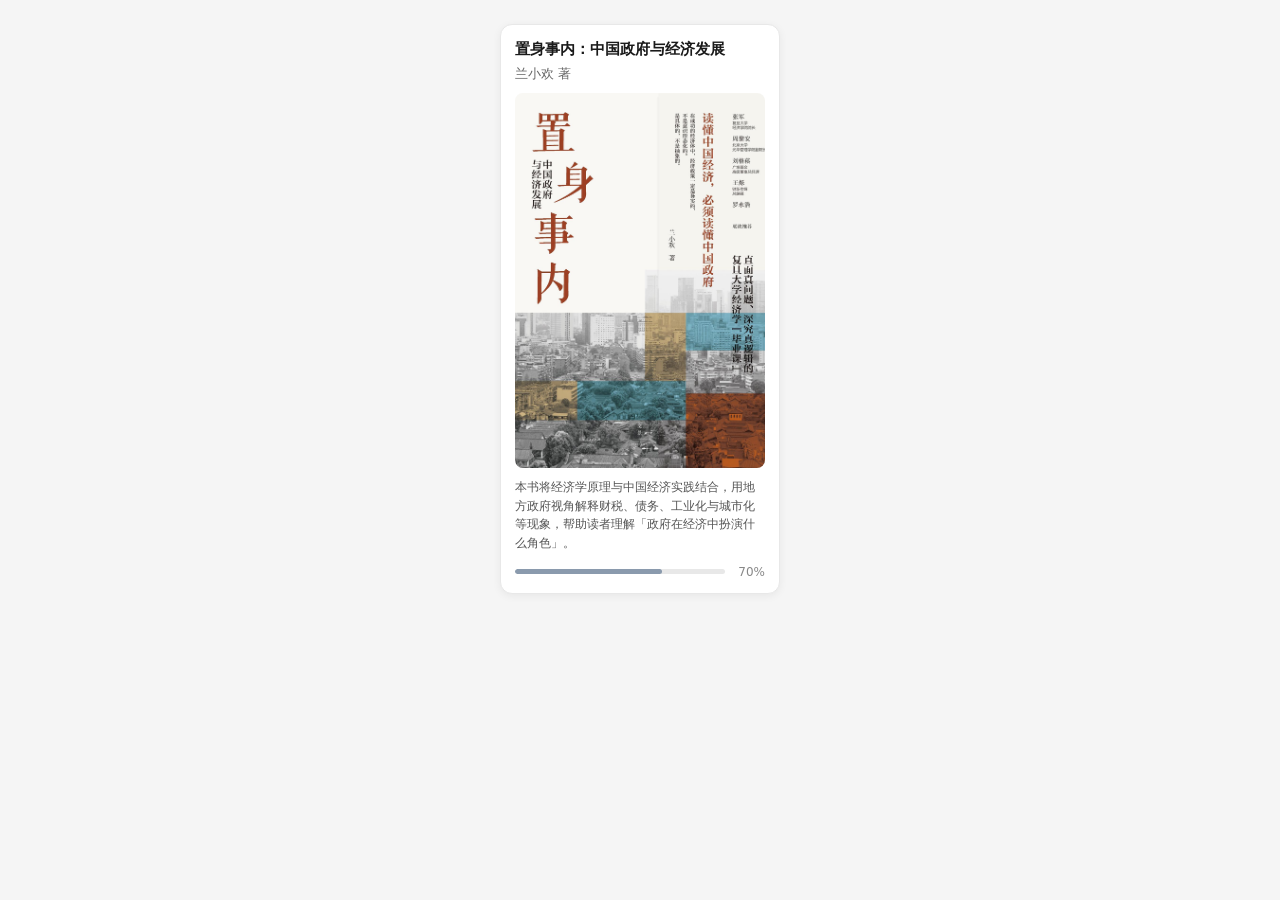
<file: book-card/index.html>
<!doctype html>
<html lang="zh-CN">
<head>
  <meta charset="UTF-8">
  <meta name="viewport" content="width=device-width, initial-scale=1">
  <title>书籍卡片 · 置身事内</title>
  <link rel="stylesheet" href="style.css">
</head>
<body>
  <main class="page">
    <article class="book-card">
      <header class="book-card__header">
        <h1 class="book-card__title">置身事内：中国政府与经济发展</h1>
        <p class="book-card__author">兰小欢 著</p>
      </header>

      <div class="book-card__cover-wrap">
        <img class="book-card__cover" src="cover.jpg" alt="《置身事内》封面">
      </div>

      <p class="book-card__intro">
        本书将经济学原理与中国经济实践结合，用地方政府视角解释财税、债务、工业化与城市化等现象，帮助读者理解「政府在经济中扮演什么角色」。
      </p>

      <footer class="book-card__footer">
        <div class="book-card__progress" role="group" aria-label="阅读进度">
          <div class="book-card__progress-track">
            <div class="book-card__progress-fill"></div>
          </div>
          <span class="book-card__progress-label">70%</span>
        </div>
      </footer>
    </article>
  </main>
</body>
</html>
</file>
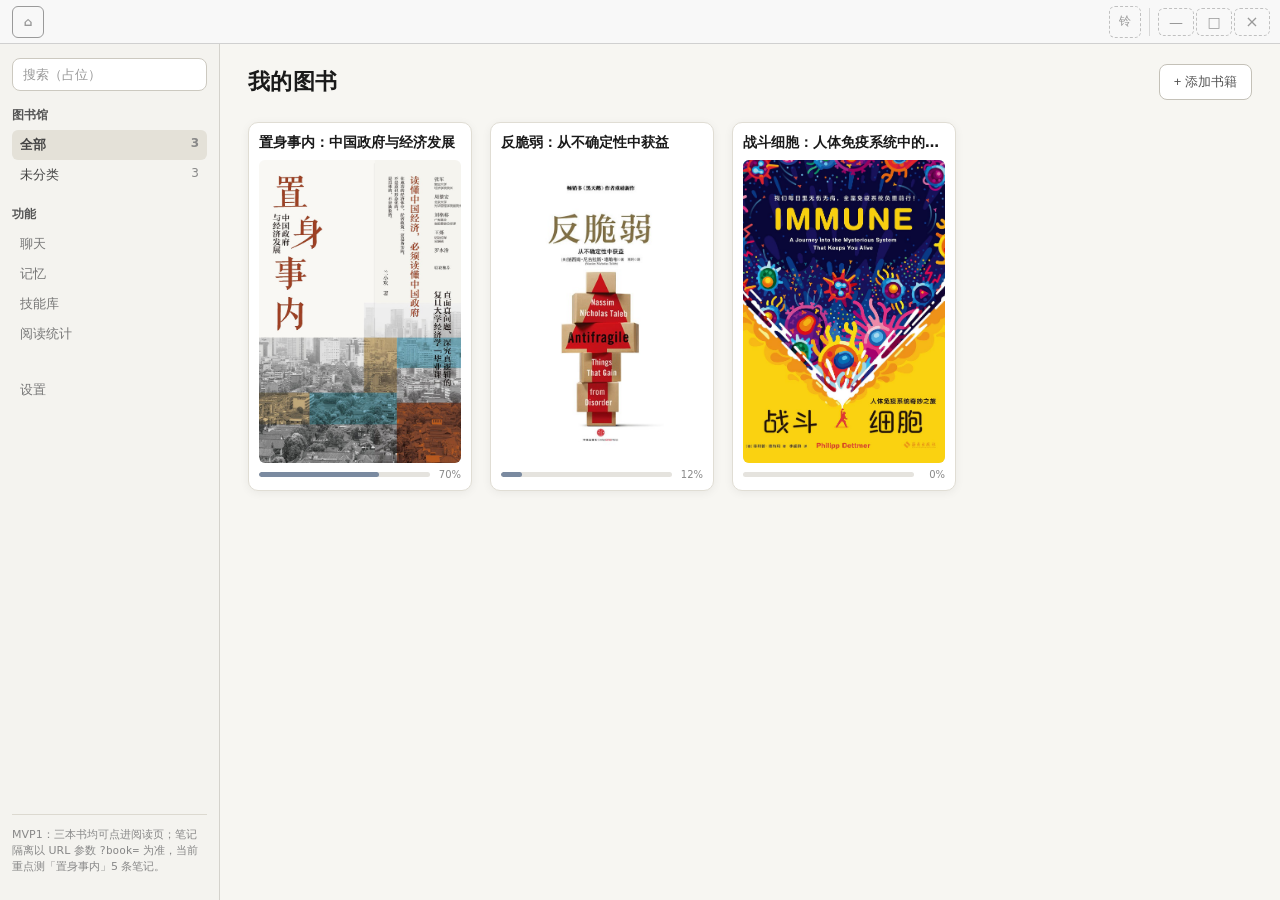
<file: reader-layout/index.html>
<!doctype html>
<html lang="zh-CN">
<head>
  <meta charset="UTF-8">
  <meta name="viewport" content="width=device-width, initial-scale=1">
  <title>阅读器 · 三栏</title>
  <link rel="stylesheet" href="style.css">
</head>
<body>
  <header class="app-topbar" role="banner">
    <div class="app-topbar__left">
      <a class="app-topbar__icon-slot app-topbar__home-link" href="home.html" title="回书架首页">⌂</a>
      <nav class="app-topbar__tabs" aria-label="当前书籍">
        <span class="app-topbar__tab app-topbar__tab--active" id="topbarCurrentBookTitle">…</span>
      </nav>
    </div>
    <div class="app-topbar__right">
      <span class="app-topbar__icon-slot" title="通知（占位）">铃</span>
      <button
        type="button"
        class="topbar-icon-btn topbar-reader-toggle"
        id="btnReaderToggle"
        aria-expanded="true"
        aria-controls="panelReader"
        aria-label="收起阅读区"
        title="切换阅读区"
      >
        <svg class="reader-toggle-svg" viewBox="0 0 18 18" width="18" height="18" aria-hidden="true">
          <rect class="reader-toggle-frame" x="2.25" y="2.25" width="13.5" height="13.5" rx="1.75" />
          <rect class="reader-toggle-bar" x="2.25" y="3.75" width="3.75" height="10.5" rx="0.45" />
        </svg>
      </button>
      <button
        type="button"
        class="topbar-icon-btn topbar-ai-toggle"
        id="btnAiToggle"
        aria-expanded="true"
        aria-controls="panelAi"
        aria-label="收起 AI 问答区"
        title="切换 AI 问答区"
      >
        <svg class="ai-toggle-svg" viewBox="0 0 18 18" width="18" height="18" aria-hidden="true">
          <rect class="ai-toggle-frame" x="2.25" y="2.25" width="13.5" height="13.5" rx="1.75" />
          <rect class="ai-toggle-bar" x="7.125" y="3.75" width="3.75" height="10.5" rx="0.45" />
        </svg>
      </button>
      <button
        type="button"
        class="topbar-icon-btn topbar-notes-toggle"
        id="btnNotesToggle"
        aria-expanded="true"
        aria-controls="notesPanel"
        aria-label="收起笔记区"
        title="切换笔记侧栏"
      >
        <svg class="notes-toggle-svg" viewBox="0 0 18 18" width="18" height="18" aria-hidden="true">
          <rect class="notes-toggle-frame" x="2.25" y="2.25" width="13.5" height="13.5" rx="1.75" />
          <rect class="notes-toggle-bar" x="11.25" y="3.75" width="3.75" height="10.5" rx="0.45" />
        </svg>
      </button>
      <span class="app-topbar__win" aria-hidden="true">
        <span class="app-topbar__icon-slot app-topbar__icon-slot--win" title="最小化（占位）">—</span>
        <span class="app-topbar__icon-slot app-topbar__icon-slot--win" title="最大化（占位）">□</span>
        <span class="app-topbar__icon-slot app-topbar__icon-slot--win app-topbar__icon-slot--close" title="关闭（占位）">×</span>
      </span>
    </div>
  </header>

  <div class="reader-shell" id="readerShell">
    <section class="panel panel--reader" id="panelReader" aria-label="阅读区">
      <header class="panel__toolbar">
        <div class="toolbar__icons" aria-hidden="true">
          <span class="toolbar__icon-slot">≡</span>
          <span class="toolbar__icon-slot">目</span>
        </div>
        <span class="toolbar__title" id="readerToolbarTitle">阅读区</span>
        <div class="toolbar__actions">
          <span class="toolbar__icon-slot">搜</span>
          <span class="toolbar__icon-slot">设</span>
        </div>
      </header>
      <div class="panel__body">
        <p>这里是<strong>阅读区</strong>占位正文。整页用 Flexbox 分成三栏，本栏 flex 比例为 4，对应约 40% 宽度。</p>
        <p>样式参考 sageread：暖色纸感背景、衬线正文区域。后续可换成真实章节 HTML 或 iframe。</p>
      </div>
      <footer class="panel__footer">Page 1 / 412（占位）</footer>
    </section>

    <div
      class="split-gutter"
      id="gutterReaderAi"
      role="separator"
      aria-orientation="vertical"
      aria-label="拖动调整阅读区与 AI 区宽度"
      title="拖动调整阅读区与 AI 区宽度"
    ></div>

    <section class="panel panel--ai" id="panelAi" aria-label="AI 问答区">
      <header class="panel__toolbar">
        <span class="ai-model-badge">模型 ▾</span>
        <span class="toolbar__title toolbar__title--muted">deepseek-chat（占位）</span>
        <div class="toolbar__actions">
          <span class="toolbar__icon-slot">↻</span>
          <span class="toolbar__icon-slot">⛶</span>
        </div>
      </header>
      <div class="ai-chat">
        <p><strong>AI 阅读助手</strong>（占位）</p>
        <p>这里是会话历史区域。下方是快捷操作与输入框骨架，与参考图布局类似。</p>
      </div>
      <div class="ai-mock-answer" id="aiMockAnswerWrap" aria-label="模拟 AI 回答">
        <label class="ai-mock-answer__label" for="aiMockAnswer">模拟 AI 回答（粘贴测试）</label>
        <textarea
          id="aiMockAnswer"
          class="ai-mock-answer__textarea"
          rows="6"
          placeholder="在此粘贴或输入模拟的 AI 回答…"
          spellcheck="false"
        ></textarea>
        <div class="ai-mock-answer__status" id="aiSyncBadge" hidden>已同步到笔记</div>
        <div class="ai-mock-actions" id="aiMockActions" hidden>
          <div class="ai-mock-actions__icons" aria-hidden="true">
            <span class="toolbar__icon-slot ai-mock-actions__icon" title="复制（占位）">⎘</span>
            <span class="toolbar__icon-slot ai-mock-actions__icon" title="赞（占位）">▲</span>
            <span class="toolbar__icon-slot ai-mock-actions__icon" title="踩（占位）">▼</span>
          </div>
          <button type="button" class="reader-btn--primary ai-mock-actions__add" id="btnAddNote">加入笔记</button>
          <span class="ai-mock-hint" id="aiMockHint" role="status" aria-live="polite"></span>
        </div>
      </div>
      <div class="ai-quick-row">
        <span class="ai-pill">读前定位卡</span>
        <span class="ai-pill">阅读助手</span>
        <span class="ai-pill">笔记整理</span>
        <span class="ai-pill">写作对齐</span>
      </div>
      <div class="ai-input-row">
        <span class="toolbar__icon-slot ai-input-row__clip">📎</span>
        <div class="ai-input-fake">向 AI 提问…（占位）</div>
        <div class="ai-send-fake" title="发送（占位）"></div>
      </div>
    </section>

    <div
      class="split-gutter"
      id="gutterAiNotes"
      role="separator"
      aria-orientation="vertical"
      aria-label="拖动调整 AI 区与笔记区宽度"
      title="拖动调整 AI 区与笔记区宽度"
    ></div>

    <section class="panel panel--notes" id="notesPanel" aria-label="笔记区">
      <header class="panel__toolbar">
        <span class="toolbar__title toolbar__title--left">笔记</span>
        <div class="toolbar__actions">
          <button type="button" class="reader-btn--primary notes-toolbar-export" id="btnExportMarkdown" title="导出当前书的笔记为 Markdown">
            导出
          </button>
        </div>
      </header>
      <div class="panel__body panel__body--notes">
        <div id="notesList" class="notes-list" aria-label="笔记列表"></div>
      </div>
    </section>
  </div>

  <div id="exportMarkdownModal" class="export-md-modal" hidden>
    <div class="export-md-modal__backdrop" tabindex="-1" aria-hidden="true"></div>
    <div
      class="export-md-modal__dialog"
      role="dialog"
      aria-modal="true"
      aria-labelledby="exportMdModalTitle"
    >
      <div class="export-md-modal__head">
        <h2 id="exportMdModalTitle" class="export-md-modal__title">导出 Markdown</h2>
        <button type="button" class="export-md-modal__close" id="btnExportModalClose" aria-label="关闭">
          ×
        </button>
      </div>
      <p class="export-md-modal__hint">请全选下方文本（Ctrl+A 或 ⌘+A）并复制，粘贴到 Obsidian 测试库等编辑器中。</p>
      <textarea
        id="exportMarkdownTextarea"
        class="export-md-modal__textarea"
        readonly
        rows="18"
        spellcheck="false"
        aria-label="导出的 Markdown 全文"
      ></textarea>
    </div>
  </div>

  <script>
    (function () {
      var GUTTER = 6;
      var MIN_R = 200;
      var MIN_A = 180;
      var MIN_N = 180;

      var body = document.body;
      var shell = document.getElementById("readerShell");
      var elReader = document.getElementById("panelReader");
      var elAi = document.getElementById("panelAi");
      var elNotes = document.getElementById("notesPanel");
      var g0 = document.getElementById("gutterReaderAi");
      var g1 = document.getElementById("gutterAiNotes");
      var btnReader = document.getElementById("btnReaderToggle");
      var btnAi = document.getElementById("btnAiToggle");
      var btnNotes = document.getElementById("btnNotesToggle");

      var f = [0.4, 0.3, 0.3];
      var drag = null;

      function readerCollapsed() {
        return body.classList.contains("reader-collapsed");
      }

      function aiCollapsed() {
        return body.classList.contains("ai-collapsed");
      }

      function notesCollapsed() {
        return body.classList.contains("notes-collapsed");
      }

      function panelOpenReader() {
        return !readerCollapsed();
      }

      function panelOpenAi() {
        return !aiCollapsed();
      }

      function panelOpenNotes() {
        return !notesCollapsed();
      }

      function gutter0Visible() {
        var r = panelOpenReader();
        var a = panelOpenAi();
        var n = panelOpenNotes();
        if (!r) return false;
        if (a) return true;
        return n;
      }

      function gutter1Visible() {
        var a = panelOpenAi();
        var n = panelOpenNotes();
        return a && n;
      }

      function clamp(v, lo, hi) {
        return Math.min(hi, Math.max(lo, v));
      }

      /** 两栏分宽时若某一侧比例为 0（刚从单栏状态过来），避免另一侧吃满整宽、这一侧只剩 MIN */
      function normalizePairRA() {
        if (f[0] <= 1e-6 || f[1] <= 1e-6 || f[0] + f[1] <= 1e-6) {
          f[0] = 0.5;
          f[1] = 0.5;
        }
      }

      function normalizePairRN() {
        if (f[0] <= 1e-6 || f[2] <= 1e-6 || f[0] + f[2] <= 1e-6) {
          f[0] = 0.5;
          f[2] = 0.5;
        }
      }

      function normalizePairAN() {
        if (f[1] <= 1e-6 || f[2] <= 1e-6 || f[1] + f[2] <= 1e-6) {
          f[1] = 0.5;
          f[2] = 0.5;
        }
      }

      function usableWidth() {
        if (!shell) return 0;
        var n = 0;
        if (gutter0Visible()) n++;
        if (gutter1Visible()) n++;
        return Math.max(0, shell.clientWidth - n * GUTTER);
      }

      function layoutExpanded(u) {
        elReader.style.minWidth = "";
        elAi.style.minWidth = "";
        elNotes.style.minWidth = "";
        var s = f[0] + f[1] + f[2];
        if (s <= 0) s = 1;
        var wR = (u * f[0]) / s;
        var wA = (u * f[1]) / s;
        var wN = (u * f[2]) / s;
        wR = clamp(wR, MIN_R, u - MIN_A - MIN_N);
        wN = clamp(wN, MIN_N, u - MIN_R - MIN_A);
        wA = u - wR - wN;
        if (wA < MIN_A) {
          wA = MIN_A;
          var rem = u - wA;
          var sumRF = f[0] + f[2];
          var r = sumRF > 0 ? f[0] / sumRF : 0.5;
          wR = rem * r;
          wN = rem - wR;
          wR = clamp(wR, MIN_R, rem - MIN_N);
          wN = rem - wR;
        }
        f[0] = wR / u;
        f[1] = wA / u;
        f[2] = wN / u;
        elReader.style.flex = "0 0 " + wR + "px";
        elAi.style.flex = "0 0 " + wA + "px";
        elNotes.style.flex = "0 0 " + wN + "px";
      }

      function applyGutters() {
        var g0v = gutter0Visible();
        var g1v = gutter1Visible();
        if (g0) {
          g0.style.display = g0v ? "" : "none";
          g0.style.flex = g0v ? "0 0 " + GUTTER + "px" : "0 0 0px";
          if (g0v) {
            if (panelOpenAi() && panelOpenNotes()) {
              g0.setAttribute("aria-label", "拖动调整阅读区与 AI 区宽度");
              g0.title = "拖动调整阅读区与 AI 区宽度";
            } else if (!panelOpenAi() && panelOpenNotes()) {
              g0.setAttribute("aria-label", "拖动调整阅读区与笔记区宽度");
              g0.title = "拖动调整阅读区与笔记区宽度";
            } else {
              g0.setAttribute("aria-label", "拖动调整阅读区与 AI 区宽度");
              g0.title = "拖动调整阅读区与 AI 区宽度";
            }
          }
        }
        if (g1) {
          g1.style.display = g1v ? "" : "none";
          g1.style.flex = g1v ? "0 0 " + GUTTER + "px" : "0 0 0px";
        }
      }

      function layout() {
        if (!shell || !elReader || !elAi || !elNotes) return;
        var u = usableWidth();
        if (u <= 0) return;

        var r = panelOpenReader();
        var a = panelOpenAi();
        var n = panelOpenNotes();

        elReader.style.minWidth = "";
        elAi.style.minWidth = "";
        elNotes.style.minWidth = "";

        applyGutters();

        if (r && a && n) {
          if (f[0] <= 1e-6 || f[1] <= 1e-6 || f[2] <= 1e-6) {
            f[0] = 0.4;
            f[1] = 0.3;
            f[2] = 0.3;
          }
          layoutExpanded(u);
          return;
        }

        if (r && a && !n) {
          elNotes.style.minWidth = "0";
          normalizePairRA();
          var sumRA = f[0] + f[1];
          var fr = sumRA > 0 ? f[0] / sumRA : 4 / 7;
          var wR = u * fr;
          var wA = u - wR;
          wR = clamp(wR, MIN_R, u - MIN_A);
          wA = u - wR;
          f[0] = wR / u;
          f[1] = wA / u;
          f[2] = 0;
          elReader.style.flex = "0 0 " + wR + "px";
          elAi.style.flex = "0 0 " + wA + "px";
          elNotes.style.flex = "0 0 0px";
          return;
        }

        if (r && !a && n) {
          elAi.style.minWidth = "0";
          normalizePairRN();
          var sumRN = f[0] + f[2];
          if (sumRN <= 0) sumRN = 1;
          var wR2 = (u * f[0]) / sumRN;
          var wN2 = u - wR2;
          wR2 = clamp(wR2, MIN_R, u - MIN_N);
          wN2 = u - wR2;
          f[0] = wR2 / u;
          f[2] = wN2 / u;
          f[1] = 0;
          elReader.style.flex = "0 0 " + wR2 + "px";
          elAi.style.flex = "0 0 0px";
          elNotes.style.flex = "0 0 " + wN2 + "px";
          return;
        }

        if (!r && a && n) {
          elReader.style.minWidth = "0";
          normalizePairAN();
          var sumAN = f[1] + f[2];
          if (sumAN <= 0) sumAN = 1;
          var wA3 = (u * f[1]) / sumAN;
          var wN3 = u - wA3;
          wA3 = clamp(wA3, MIN_A, u - MIN_N);
          wN3 = u - wA3;
          f[1] = wA3 / u;
          f[2] = wN3 / u;
          f[0] = 0;
          elReader.style.flex = "0 0 0px";
          elAi.style.flex = "0 0 " + wA3 + "px";
          elNotes.style.flex = "0 0 " + wN3 + "px";
          return;
        }

        if (r && !a && !n) {
          elReader.style.flex = "0 0 " + u + "px";
          elAi.style.flex = "0 0 0px";
          elNotes.style.flex = "0 0 0px";
          f[0] = 1;
          f[1] = 0;
          f[2] = 0;
          return;
        }

        if (!r && a && !n) {
          elReader.style.flex = "0 0 0px";
          elAi.style.flex = "0 0 " + u + "px";
          elNotes.style.flex = "0 0 0px";
          f[0] = 0;
          f[1] = 1;
          f[2] = 0;
          return;
        }

        if (!r && !a && n) {
          elReader.style.flex = "0 0 0px";
          elAi.style.flex = "0 0 0px";
          elNotes.style.flex = "0 0 " + u + "px";
          f[0] = 0;
          f[1] = 0;
          f[2] = 1;
          return;
        }

        layoutExpanded(u);
      }

      function setReaderCollapsed(collapsed) {
        body.classList.toggle("reader-collapsed", collapsed);
        if (btnReader) {
          btnReader.setAttribute("aria-expanded", collapsed ? "false" : "true");
          btnReader.setAttribute("aria-label", collapsed ? "展开阅读区" : "收起阅读区");
          btnReader.title = collapsed ? "展开阅读区" : "收起阅读区";
        }
        layout();
      }

      function setAiCollapsed(collapsed) {
        body.classList.toggle("ai-collapsed", collapsed);
        if (btnAi) {
          btnAi.setAttribute("aria-expanded", collapsed ? "false" : "true");
          btnAi.setAttribute("aria-label", collapsed ? "展开 AI 问答区" : "收起 AI 问答区");
          btnAi.title = collapsed ? "展开 AI 问答区" : "收起 AI 问答区";
        }
        layout();
      }

      function setNotesCollapsed(collapsed) {
        body.classList.toggle("notes-collapsed", collapsed);
        if (btnNotes) {
          btnNotes.setAttribute("aria-expanded", collapsed ? "false" : "true");
          btnNotes.setAttribute("aria-label", collapsed ? "展开笔记区" : "收起笔记区");
          btnNotes.title = collapsed ? "展开笔记侧栏" : "收起笔记侧栏";
        }
        layout();
      }

      function tryToggleReader() {
        if (readerCollapsed()) {
          setReaderCollapsed(false);
          return;
        }
        if (aiCollapsed() && notesCollapsed()) return;
        setReaderCollapsed(true);
      }

      function tryToggleAi() {
        if (aiCollapsed()) {
          setAiCollapsed(false);
          return;
        }
        if (readerCollapsed() && notesCollapsed()) return;
        setAiCollapsed(true);
      }

      function tryToggleNotes() {
        if (notesCollapsed()) {
          setNotesCollapsed(false);
          return;
        }
        if (readerCollapsed() && aiCollapsed()) return;
        setNotesCollapsed(true);
      }

      function startDrag(which, e) {
        e.preventDefault();
        var r = panelOpenReader();
        var a = panelOpenAi();
        var n = panelOpenNotes();
        var u = usableWidth();

        if (which === 0) {
          if (!gutter0Visible()) return;
          var wR = elReader.getBoundingClientRect().width;
          var wA = elAi.getBoundingClientRect().width;
          var wN = elNotes.getBoundingClientRect().width;
          if (r && a && n) {
            drag = { which: 0, mode: "ran", u: u, wR: wR, wA: wA, wN: wN, startX: e.clientX };
          } else if (r && a && !n) {
            drag = { which: 0, mode: "ra", u: u, wR: wR, wA: wA, startX: e.clientX };
          } else if (r && !a && n) {
            drag = { which: 0, mode: "rn", u: u, wR: wR, wN: wN, startX: e.clientX };
          } else {
            return;
          }
        } else {
          if (!gutter1Visible()) return;
          var wR2 = elReader.getBoundingClientRect().width;
          var wA2 = elAi.getBoundingClientRect().width;
          var wN2 = elNotes.getBoundingClientRect().width;
          if (!r && a && n) {
            drag = { which: 1, mode: "an", u: u, wA: wA2, wN: wN2, startX: e.clientX };
          } else if (r && a && n) {
            drag = { which: 1, mode: "ran", u: u, wR: wR2, wA: wA2, wN: wN2, startX: e.clientX };
          } else {
            return;
          }
        }

        body.classList.add("is-resizing");
      }

      function onMove(e) {
        if (!drag) return;
        var dx = e.clientX - drag.startX;
        var u = usableWidth();

        if (drag.mode === "ra") {
          var wR = drag.wR + dx;
          wR = clamp(wR, MIN_R, u - MIN_A);
          var wA = u - wR;
          f[0] = wR / u;
          f[1] = wA / u;
          elReader.style.flex = "0 0 " + wR + "px";
          elAi.style.flex = "0 0 " + wA + "px";
          return;
        }

        if (drag.mode === "rn") {
          var wR3 = drag.wR + dx;
          wR3 = clamp(wR3, MIN_R, u - MIN_N);
          var wN3 = u - wR3;
          f[0] = wR3 / u;
          f[2] = wN3 / u;
          f[1] = 0;
          elReader.style.flex = "0 0 " + wR3 + "px";
          elAi.style.flex = "0 0 0px";
          elNotes.style.flex = "0 0 " + wN3 + "px";
          return;
        }

        if (drag.mode === "an") {
          var wA4 = drag.wA + dx;
          wA4 = clamp(wA4, MIN_A, u - MIN_N);
          var wN4 = u - wA4;
          f[1] = wA4 / u;
          f[2] = wN4 / u;
          f[0] = 0;
          elReader.style.flex = "0 0 0px";
          elAi.style.flex = "0 0 " + wA4 + "px";
          elNotes.style.flex = "0 0 " + wN4 + "px";
          return;
        }

        if (drag.mode === "ran" && drag.which === 0) {
          var wR5 = drag.wR + dx;
          wR5 = clamp(wR5, MIN_R, u - MIN_A - drag.wN);
          var wA5 = u - drag.wN - wR5;
          f[0] = wR5 / u;
          f[1] = wA5 / u;
          f[2] = drag.wN / u;
          elReader.style.flex = "0 0 " + wR5 + "px";
          elAi.style.flex = "0 0 " + wA5 + "px";
          elNotes.style.flex = "0 0 " + drag.wN + "px";
          return;
        }

        if (drag.mode === "ran" && drag.which === 1) {
          var wA6 = drag.wA + dx;
          wA6 = clamp(wA6, MIN_A, u - drag.wR - MIN_N);
          var wN6 = u - drag.wR - wA6;
          f[0] = drag.wR / u;
          f[1] = wA6 / u;
          f[2] = wN6 / u;
          elReader.style.flex = "0 0 " + drag.wR + "px";
          elAi.style.flex = "0 0 " + wA6 + "px";
          elNotes.style.flex = "0 0 " + wN6 + "px";
        }
      }

      function endDrag() {
        if (!drag) return;
        drag = null;
        body.classList.remove("is-resizing");
        layout();
      }

      if (btnReader) {
        btnReader.addEventListener("click", tryToggleReader);
      }
      if (btnAi) {
        btnAi.addEventListener("click", tryToggleAi);
      }
      if (btnNotes) {
        btnNotes.addEventListener("click", tryToggleNotes);
      }

      if (g0) {
        g0.addEventListener("mousedown", function (e) {
          startDrag(0, e);
        });
      }
      if (g1) {
        g1.addEventListener("mousedown", function (e) {
          startDrag(1, e);
        });
      }

      document.addEventListener("mousemove", onMove);
      document.addEventListener("mouseup", endDrag);
      window.addEventListener("resize", layout);

      layout();
    })();
  </script>
  <script src="mock-books.js"></script>
  <script src="script.js"></script>
</body>
</html>
</file>
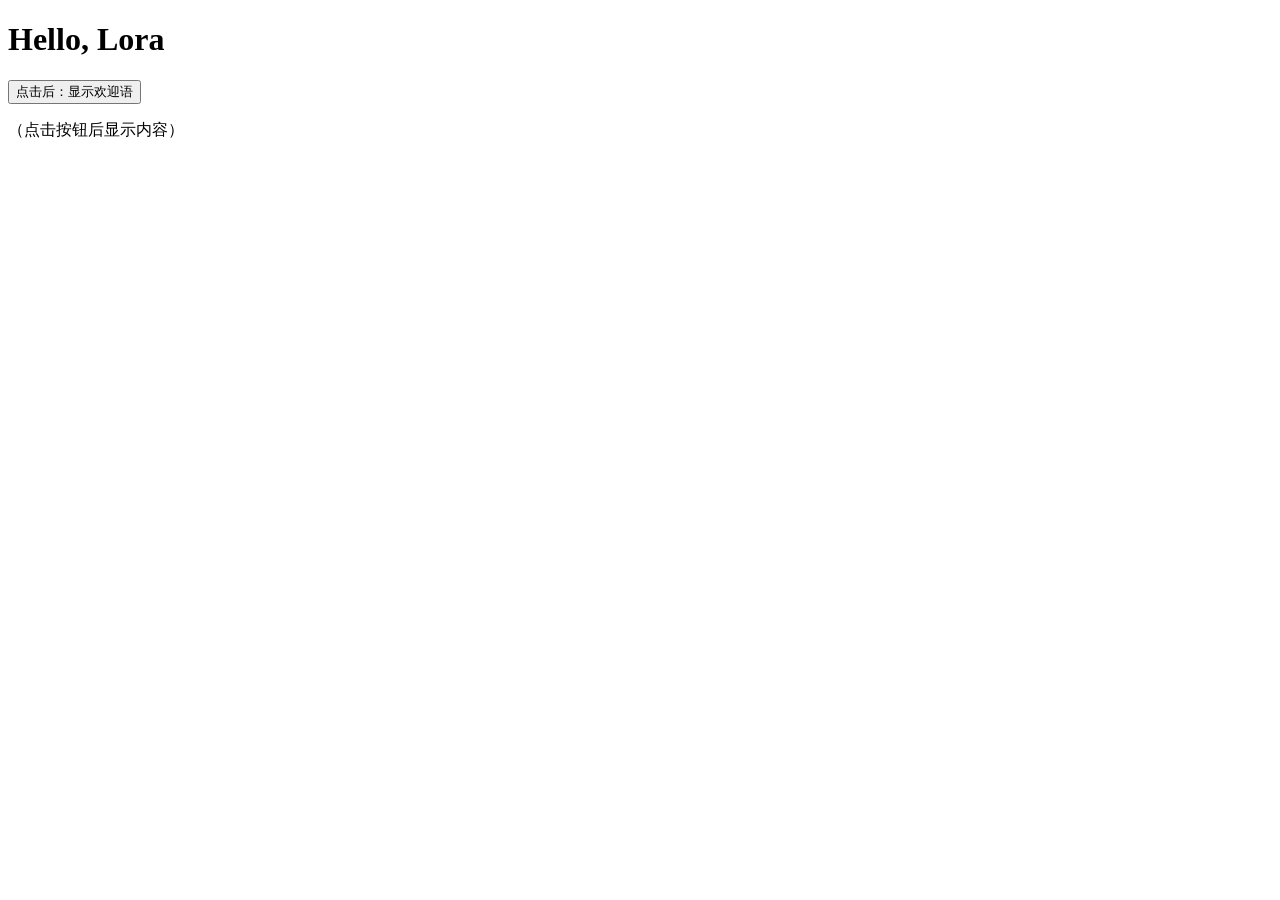
<file: train.html>
<!doctype html>
<html lang="zh-CN">
<head>
  <meta charset="UTF-8">
  <title>Hello, Lora</title>
</head>
<body>
  <h1>Hello, Lora</h1>
  <button id="btn" type="button">点击后：显示欢迎语</button>
  <p id="msg">（点击按钮后显示内容）</p>
  <script>
    const btn = document.getElementById('btn');
    const msg = document.getElementById('msg');

    btn.addEventListener('click', () => {
      msg.textContent = '你好啊！欢迎来到罗拉的阅读漫步！';
      btn.textContent = '已点击！再点也没关系';
    });
  </script>
</body>
</html>
</file>
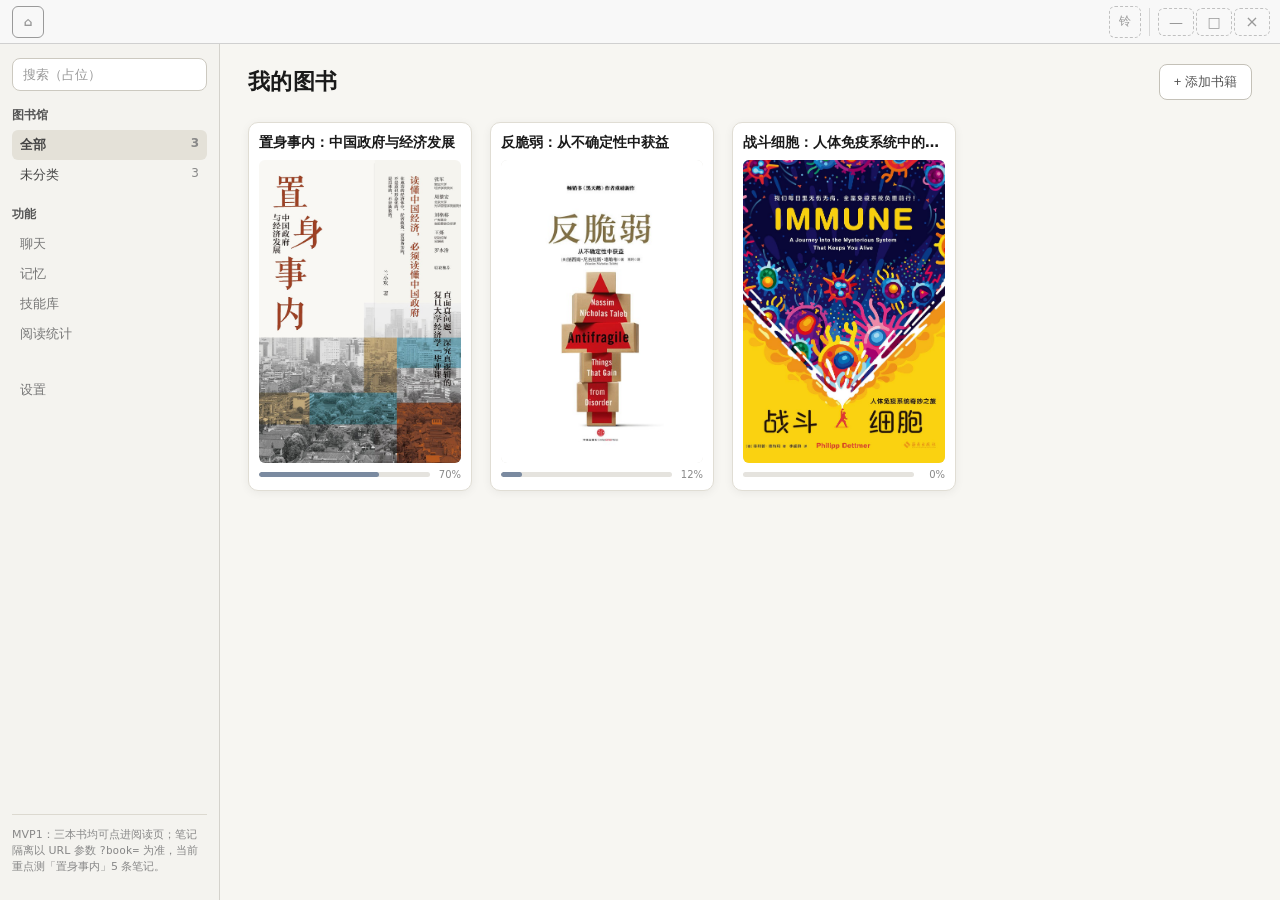
<file: reader-layout/home.html>
<!doctype html>
<html lang="zh-CN">
<head>
  <meta charset="UTF-8">
  <meta name="viewport" content="width=device-width, initial-scale=1">
  <title>阅读器首页</title>
  <link rel="stylesheet" href="style.css">
  <link rel="stylesheet" href="shelf.css">
</head>
<body class="shelf-page">
  <header class="app-topbar" role="banner">
    <div class="app-topbar__left">
      <span class="app-topbar__icon-slot shelf-topbar__home--here" title="书架首页" aria-current="page">⌂</span>
      <nav class="app-topbar__tabs shelf-topbar__tabs--empty" aria-label="打开的书（从书架进入阅读页后将显示书名标签）"></nav>
    </div>
    <div class="app-topbar__right">
      <span class="app-topbar__icon-slot" title="通知（占位）">铃</span>
      <span class="app-topbar__win" aria-hidden="true">
        <span class="app-topbar__icon-slot app-topbar__icon-slot--win" title="最小化（占位）">—</span>
        <span class="app-topbar__icon-slot app-topbar__icon-slot--win" title="最大化（占位）">□</span>
        <span class="app-topbar__icon-slot app-topbar__icon-slot--win app-topbar__icon-slot--close" title="关闭（占位）">×</span>
      </span>
    </div>
  </header>

  <div class="shelf-app">
    <aside class="shelf-sidebar" aria-label="导航">
      <input class="shelf-sidebar__search" type="search" placeholder="搜索（占位）" disabled aria-disabled="true">
      <nav aria-label="图书馆">
        <p class="shelf-nav__group-title">图书馆</p>
        <ul class="shelf-nav__list">
          <li class="shelf-nav__item shelf-nav__item--active">全部 <span class="shelf-nav__count">3</span></li>
          <li class="shelf-nav__item">未分类 <span class="shelf-nav__count">3</span></li>
        </ul>
      </nav>
      <nav aria-label="功能入口（占位）">
        <p class="shelf-nav__group-title">功能</p>
        <ul class="shelf-nav__list">
          <li class="shelf-nav__item shelf-nav__item--ghost" title="尚未实现">聊天</li>
          <li class="shelf-nav__item shelf-nav__item--ghost" title="尚未实现">记忆</li>
          <li class="shelf-nav__item shelf-nav__item--ghost" title="尚未实现">技能库</li>
          <li class="shelf-nav__item shelf-nav__item--ghost" title="尚未实现">阅读统计</li>
        </ul>
      </nav>
      <p class="shelf-nav__item shelf-nav__item--ghost shelf-sidebar__settings" title="尚未实现">设置</p>
      <p class="shelf-sidebar__hint">MVP1：三本书均可点进阅读页；笔记隔离以 URL 参数 <code>?book=</code> 为准，当前重点测「置身事内」5 条笔记。</p>
    </aside>

    <main class="shelf-main">
      <header class="shelf-main__head">
        <h1 class="shelf-main__title">我的图书</h1>
        <button type="button" class="shelf-main__add" disabled title="占位">+ 添加书籍</button>
      </header>

      <div class="shelf-grid" id="shelfBookGrid"></div>
    </main>
  </div>
  <script src="mock-books.js"></script>
  <script src="shelf-home.js"></script>
</body>
</html>
</file>
<file: book-card/style.css>
/* 页面背景：与卡片区分的浅灰 */
html {
  box-sizing: border-box;
}

*,
*::before,
*::after {
  box-sizing: inherit;
}

.page {
  min-height: 100vh;
  margin: 0;
  padding: 24px 16px;
  display: flex;
  justify-content: center;
  align-items: flex-start;
  background: #f5f5f5;
}

body {
  margin: 0;
  font-family: system-ui, -apple-system, "Segoe UI", Roboto, "PingFang SC", "Microsoft YaHei", sans-serif;
  color: #1a1a1a;
}

/* 单张卡片：白底、圆角、细边、轻阴影 */
.book-card {
  width: 100%;
  max-width: 280px;
  padding: 14px;
  background: #fff;
  border: 1px solid #e8e8e8;
  border-radius: 12px;
  box-shadow: 0 2px 8px rgba(0, 0, 0, 0.06);
}

.book-card__header {
  margin-bottom: 10px;
}

/* 书名：单行省略 */
.book-card__title {
  margin: 0 0 6px;
  font-size: 15px;
  font-weight: 700;
  line-height: 1.35;
  white-space: nowrap;
  overflow: hidden;
  text-overflow: ellipsis;
}

.book-card__author {
  margin: 0;
  font-size: 13px;
  color: #666;
}

/* 封面：固定比例，圆角 */
.book-card__cover-wrap {
  border-radius: 8px;
  overflow: hidden;
  background: #eee;
  aspect-ratio: 2 / 3;
}

.book-card__cover {
  display: block;
  width: 100%;
  height: 100%;
  object-fit: cover;
}

/* 简介：多行省略 */
.book-card__intro {
  margin: 10px 0 0;
  font-size: 12px;
  line-height: 1.55;
  color: #555;
  display: -webkit-box;
  -webkit-box-orient: vertical;
  line-clamp: 4;
  -webkit-line-clamp: 4;
  overflow: hidden;
}

.book-card__footer {
  margin-top: 12px;
}

/* 底部：细进度条 + 百分比 */
.book-card__progress {
  display: flex;
  align-items: center;
  gap: 10px;
}

.book-card__progress-track {
  flex: 1;
  height: 5px;
  border-radius: 999px;
  background: #e8e8e8;
  overflow: hidden;
}

.book-card__progress-fill {
  height: 100%;
  width: 70%;
  border-radius: inherit;
  background: #8a9aad;
}

.book-card__progress-label {
  flex-shrink: 0;
  font-size: 12px;
  color: #888;
  min-width: 2.5em;
  text-align: right;
}
</file>
<file: reader-layout/style.css>
/* reader-layout MVP2：三栏骨架 + 全局顶栏 + 可拖拽分栏 */

html {
  box-sizing: border-box;
}

*,
*::before,
*::after {
  box-sizing: inherit;
}

body {
  margin: 0;
  min-height: 100vh;
  display: flex;
  flex-direction: column;
  font-family: system-ui, -apple-system, "Segoe UI", Roboto, "PingFang SC", "Microsoft YaHei", sans-serif;
  color: #1a1a1a;
  background: #e8e6e1;
}

/* 占位全局顶栏：换书、首页、窗口控制、笔记侧栏开关 */
.app-topbar {
  flex-shrink: 0;
  display: flex;
  align-items: center;
  justify-content: space-between;
  gap: 12px;
  min-height: 44px;
  padding: 0 10px 0 12px;
  background: #f8f8f8;
  border-bottom: 1px solid #d0d0d0;
  font-size: 13px;
}

.app-topbar__left {
  display: flex;
  align-items: center;
  gap: 10px;
  min-width: 0;
  flex: 1;
}

.app-topbar__tabs {
  display: flex;
  align-items: center;
  gap: 6px;
  min-width: 0;
  overflow: hidden;
}

.app-topbar__tab {
  flex-shrink: 0;
  max-width: 160px;
  overflow: hidden;
  text-overflow: ellipsis;
  white-space: nowrap;
  padding: 5px 10px;
  border-radius: 6px 6px 0 0;
  border: 1px solid transparent;
  border-bottom: none;
  color: #666;
  background: transparent;
  font-size: 12px;
}

.app-topbar__tab--active {
  color: #222;
  background: #fff;
  border-color: #c8c8c8;
  font-weight: 600;
}

.app-topbar__right {
  display: flex;
  align-items: center;
  gap: 4px;
  flex-shrink: 0;
}

.app-topbar__win {
  display: flex;
  align-items: center;
  gap: 2px;
  margin-left: 4px;
  padding-left: 8px;
  border-left: 1px solid #d8d8d8;
}

.app-topbar__icon-slot {
  width: 32px;
  height: 32px;
  border-radius: 6px;
  border: 1px dashed #c0c0c0;
  display: flex;
  align-items: center;
  justify-content: center;
  font-size: 12px;
  color: #999;
  flex-shrink: 0;
}

.app-topbar__icon-slot--win {
  width: 36px;
  height: 28px;
  font-size: 14px;
}

.app-topbar__icon-slot--close {
  font-size: 16px;
}

/* 顶栏：回书架 */
.app-topbar__home-link {
  text-decoration: none;
  color: inherit;
  border-style: solid;
  border-color: #b8b8b8;
}

.app-topbar__home-link:hover {
  background: #f0f0f0;
}

/* 顶栏右侧：笔记侧栏切换（Obsidian 式方框 + 右竖条，宽窄表示状态） */
.topbar-icon-btn {
  display: flex;
  align-items: center;
  justify-content: center;
  width: 34px;
  height: 34px;
  padding: 0;
  border: none;
  border-radius: 6px;
  background: transparent;
  color: #4a4a4a;
  cursor: pointer;
}

.topbar-icon-btn:hover {
  background: rgba(0, 0, 0, 0.06);
}

.topbar-reader-toggle .reader-toggle-frame,
.topbar-ai-toggle .ai-toggle-frame,
.topbar-notes-toggle .notes-toggle-frame {
  fill: none;
  stroke: currentColor;
  stroke-width: 1.2;
}

.topbar-reader-toggle .reader-toggle-bar,
.topbar-ai-toggle .ai-toggle-bar,
.topbar-notes-toggle .notes-toggle-bar {
  fill: currentColor;
  transform-box: fill-box;
  transition: transform 0.16s ease;
}

.topbar-reader-toggle .reader-toggle-bar {
  transform-origin: 0% 50%;
}

.topbar-ai-toggle .ai-toggle-bar {
  transform-origin: 50% 50%;
}

.topbar-notes-toggle .notes-toggle-bar {
  transform-origin: 100% 50%;
}

body.reader-collapsed .topbar-reader-toggle .reader-toggle-bar {
  transform: scaleX(0.22);
}

body.ai-collapsed .topbar-ai-toggle .ai-toggle-bar {
  transform: scaleX(0.22);
}

body.notes-collapsed .topbar-notes-toggle .notes-toggle-bar {
  transform: scaleX(0.22);
}

.reader-shell {
  display: flex;
  flex: 1;
  min-height: 0;
  overflow: hidden;
  /* 与分栏同色底，避免透明 gutter 透出 body 的灰底（看起来像线两侧阴影） */
  background-color: #fff;
}

/* 视觉 1px 发丝线（#e0e0e0），中间落笔；左右留空保证约 6px 命中区，与脚本 GUTTER 一致 */
.split-gutter {
  flex: 0 0 6px;
  flex-shrink: 0;
  align-self: stretch;
  position: relative;
  cursor: col-resize;
  background: transparent;
}

.split-gutter::before {
  content: "";
  position: absolute;
  left: 50%;
  top: 0;
  bottom: 0;
  width: 1px;
  transform: translateX(-0.5px);
  background: #e0e0e0;
  pointer-events: none;
}

body.is-resizing {
  cursor: col-resize;
  user-select: none;
}

.panel {
  display: flex;
  flex-direction: column;
  min-height: 0;
  min-width: 0;
}

.panel--reader {
  flex: 0 0 40%;
  min-width: 200px;
  background: #fdf6e3;
}

.panel--reader .panel__toolbar {
  background: #fffef8;
  border-bottom: 1px solid #e5dcc8;
}

.panel--reader .panel__body {
  font-family: "Georgia", "Times New Roman", "Songti SC", serif;
  font-size: 15px;
  line-height: 1.65;
  color: #2c2416;
}

.panel--ai {
  flex: 0 0 30%;
  min-width: 180px;
  background: #fff;
}

.panel--ai .panel__toolbar {
  background: #fff;
  border-bottom: 1px solid #e8e8e8;
}

.panel--notes {
  flex: 0 0 30%;
  min-width: 180px;
  background: #fafafa;
}

.panel--notes .panel__toolbar {
  background: #fafafa;
  border-bottom: 1px solid #e5e5e5;
}

.panel__toolbar {
  flex-shrink: 0;
  display: flex;
  align-items: center;
  flex-wrap: nowrap;
  gap: 10px;
  padding: 8px 12px;
  font-size: 13px;
  /* 与 AI / 笔记栏对齐底部分隔线：统一顶栏行高 */
  min-height: 44px;
  box-sizing: border-box;
}

.toolbar__icons {
  display: flex;
  gap: 6px;
  color: #888;
}

.toolbar__icon-slot {
  width: 28px;
  height: 28px;
  border-radius: 6px;
  border: 1px dashed #ccc;
  display: flex;
  align-items: center;
  justify-content: center;
  font-size: 11px;
  color: #aaa;
}

.toolbar__title {
  flex: 1;
  text-align: center;
  font-weight: 600;
  color: #444;
  overflow: hidden;
  text-overflow: ellipsis;
  white-space: nowrap;
}

.toolbar__title--left {
  text-align: left;
}

.toolbar__title--muted {
  font-weight: 500;
  color: #666;
}

.toolbar__actions {
  display: flex;
  gap: 6px;
  align-items: center;
}

.ai-model-badge {
  font-size: 12px;
  color: #666;
  border: 1px solid #ddd;
  padding: 4px 8px;
  border-radius: 6px;
}

.panel__body {
  flex: 1;
  min-height: 0;
  overflow: auto;
  padding: 16px 20px;
}

.panel__footer {
  flex-shrink: 0;
  padding: 8px 12px;
  text-align: center;
  font-size: 12px;
  color: #888;
  border-top: 1px solid #e5dcc8;
  background: #fffef6;
}

.ai-chat {
  flex: 1;
  min-height: 0;
  overflow: auto;
  padding: 16px;
  font-size: 14px;
  line-height: 1.6;
  color: #333;
}

/* 模拟 AI 回答 + 加入笔记 */
.ai-mock-answer {
  flex-shrink: 0;
  padding: 10px 12px 12px;
  border-top: 1px solid #eee;
  background: #fcfcfc;
}

.ai-mock-answer__label {
  display: block;
  font-size: 11px;
  color: #888;
  margin-bottom: 6px;
}

.ai-mock-answer__textarea {
  display: block;
  width: 100%;
  min-height: 120px;
  resize: vertical;
  padding: 10px 12px;
  font: inherit;
  font-size: 13px;
  line-height: 1.55;
  color: #222;
  border: 1px solid #d8d8d8;
  border-radius: 8px;
  background: #fff;
}

.ai-mock-answer__textarea:focus {
  outline: none;
  border-color: #a8a8a8;
  box-shadow: 0 0 0 2px rgba(0, 0, 0, 0.04);
}

.ai-mock-answer__status {
  margin-top: 6px;
  font-size: 11px;
  font-weight: 600;
  color: #2d6a4f;
}

.ai-mock-answer--synced .ai-mock-answer__textarea {
  background: #f4faf6;
  border-color: #b7d4c2;
}

.ai-mock-actions {
  display: flex;
  flex-wrap: wrap;
  align-items: center;
  gap: 8px 10px;
  margin-top: 10px;
}

.ai-mock-actions__icons {
  display: flex;
  align-items: center;
  gap: 6px;
}

.ai-mock-actions__icon {
  width: 28px;
  height: 28px;
  font-size: 11px;
}

/* 阅读器主操作按钮（加入笔记、导出等共用，避免颜色分叉） */
.reader-btn--primary {
  padding: 6px 12px;
  font-size: 12px;
  font-weight: 600;
  color: #fff;
  background: #3d5a80;
  border: none;
  border-radius: 8px;
  cursor: pointer;
}

.reader-btn--primary:hover {
  background: #354f6e;
}

.reader-btn--primary:focus-visible {
  outline: 2px solid #3d5a80;
  outline-offset: 2px;
}

.ai-mock-actions__add {
  margin-left: auto;
}

.ai-mock-hint {
  flex-basis: 100%;
  font-size: 12px;
  color: #b45309;
  min-height: 1.2em;
}

.panel__body--notes {
  display: flex;
  flex-direction: column;
  padding: 12px 14px;
}

.notes-list {
  flex: 1;
  min-height: 0;
  overflow: auto;
  display: flex;
  flex-direction: column;
  gap: 8px;
}

.notes-list__empty {
  margin: 0;
  font-size: 13px;
  color: #888;
  line-height: 1.5;
}

.note-card {
  border: 1px solid #e0e0e0;
  border-radius: 8px;
  background: #fff;
  overflow: hidden;
}

.note-card__head {
  display: flex;
  align-items: flex-start;
  gap: 6px;
  width: 100%;
  padding: 10px 12px;
  text-align: left;
  font: inherit;
  font-size: 13px;
  font-weight: 600;
  color: #222;
  background: #fafafa;
  border: none;
  cursor: pointer;
}

/*
 * 折叠箭头：与标题同色 #222，与笔记区整体一致。
 * 几何：先画「向下」的等边三角（底 = 2×腰边），再旋转为向右，展开时再转回向下，形状一致。
 */
.note-card__chevron {
  flex-shrink: 0;
  width: 18px;
  height: 18px;
  margin-top: 1px;
  display: flex;
  align-items: center;
  justify-content: center;
  user-select: none;
  color: #222;
}

.note-card__chevron::before {
  content: "";
  display: block;
  width: 0;
  height: 0;
  border-style: solid;
  /* 向下等边三角：底 8px（左右各 4px），高 = 4√3 px */
  border-left: 4px solid transparent;
  border-right: 4px solid transparent;
  border-top: calc(4px * 1.732050808) solid currentColor;
  border-bottom: 0;
  /* 收起 = 指向右 */
  transform: rotate(-90deg);
  transform-origin: center;
}

.note-card--expanded .note-card__chevron::before {
  transform: rotate(0deg);
}

.note-card__title-text {
  min-width: 0;
  flex: 1;
  overflow: hidden;
  text-overflow: ellipsis;
  white-space: nowrap;
  text-align: left;
  font-weight: 600;
}

.note-card__head:hover {
  background: #f0f0f0;
}

.note-card__head:focus-visible {
  outline: 2px solid #3d5a80;
  outline-offset: -2px;
}

.note-card__body {
  padding: 10px 12px 12px;
  font-size: 13px;
  line-height: 1.55;
  color: #333;
  white-space: pre-wrap;
  word-break: break-word;
  border-top: 1px solid #eee;
}

.ai-quick-row {
  flex-shrink: 0;
  display: flex;
  flex-wrap: wrap;
  gap: 8px;
  padding: 8px 12px;
  border-top: 1px solid #eee;
  background: #fafafa;
}

.ai-pill {
  padding: 6px 12px;
  border-radius: 999px;
  border: 1px solid #ddd;
  background: #fff;
  font-size: 12px;
  color: #555;
}

.ai-input-row {
  flex-shrink: 0;
  display: flex;
  align-items: center;
  gap: 8px;
  padding: 10px 12px;
  border-top: 1px solid #e8e8e8;
  background: #fff;
}

.ai-input-row__clip {
  flex-shrink: 0;
}

.ai-input-fake {
  flex: 1;
  height: 40px;
  border-radius: 10px;
  border: 1px solid #ddd;
  background: #f9f9f9;
  display: flex;
  align-items: center;
  padding: 0 12px;
  font-size: 13px;
  color: #999;
}

.ai-send-fake {
  width: 36px;
  height: 36px;
  border-radius: 50%;
  border: 1px solid #ddd;
  background: #f0f0f0;
  flex-shrink: 0;
}

body.reader-collapsed .panel--reader {
  min-width: 0;
  overflow: hidden;
  pointer-events: none;
  border: none;
}

body.ai-collapsed .panel--ai {
  min-width: 0;
  overflow: hidden;
  pointer-events: none;
  border: none;
}

body.notes-collapsed .panel--notes {
  min-width: 0;
  overflow: hidden;
  pointer-events: none;
  border: none;
}

/* 笔记区工具条：「导出」仅作语义类名，视觉由 .reader-btn--primary 统一 */

/* 导出 Markdown 弹层 */
.export-md-modal {
  position: fixed;
  inset: 0;
  z-index: 1000;
  display: flex;
  align-items: center;
  justify-content: center;
  padding: 16px;
  box-sizing: border-box;
}

.export-md-modal[hidden] {
  display: none;
}

.export-md-modal__backdrop {
  position: absolute;
  inset: 0;
  background: rgba(0, 0, 0, 0.35);
}

.export-md-modal__dialog {
  position: relative;
  z-index: 1;
  width: min(640px, 100%);
  max-height: min(90vh, 720px);
  display: flex;
  flex-direction: column;
  padding: 16px 18px 18px;
  background: #fffef8;
  border: 1px solid #e5dcc8;
  border-radius: 12px;
  box-shadow: 0 12px 40px rgba(0, 0, 0, 0.18);
}

.export-md-modal__head {
  display: flex;
  align-items: center;
  justify-content: space-between;
  gap: 12px;
  margin-bottom: 8px;
}

.export-md-modal__title {
  margin: 0;
  font-size: 16px;
  font-weight: 700;
  color: #333;
}

.export-md-modal__close {
  flex-shrink: 0;
  width: 32px;
  height: 32px;
  padding: 0;
  font-size: 22px;
  line-height: 1;
  color: #666;
  background: transparent;
  border: 1px solid #ddd;
  border-radius: 8px;
  cursor: pointer;
}

.export-md-modal__close:hover {
  background: #f5f5f5;
  color: #333;
}

.export-md-modal__hint {
  margin: 0 0 10px;
  font-size: 12px;
  color: #666;
  line-height: 1.45;
}

.export-md-modal__textarea {
  flex: 1;
  min-height: 200px;
  width: 100%;
  box-sizing: border-box;
  padding: 12px;
  font-family: ui-monospace, "Cascadia Code", "Consolas", monospace;
  font-size: 12px;
  line-height: 1.5;
  color: #222;
  background: #fff;
  border: 1px solid #ddd;
  border-radius: 8px;
  resize: vertical;
}

body.export-md-modal--open {
  overflow: hidden;
}
</file>
<file: reader-layout/shelf.css>
/* 阅读器首页（书架）：在 style.css 顶栏 + body 布局之上，侧栏 + 主区与卡片尺寸 */

html {
  box-sizing: border-box;
}

*,
*::before,
*::after {
  box-sizing: inherit;
}

/* 与三栏页同一 body 背景；顶栏由 style.css 提供 */
body.shelf-page {
  background: #e8e6e1;
}

.shelf-topbar__home--here {
  border-style: solid;
  border-color: #9a9a9a;
  font-weight: 600;
  cursor: default;
}

/* 书架首页：尚无「打开的书」时不渲染任何标签，仅保留顶栏伸缩区 */
.shelf-topbar__tabs--empty {
  flex: 1;
  min-width: 0;
  min-height: 28px;
}

.shelf-app {
  flex: 1;
  display: flex;
  min-height: 0;
}

.shelf-sidebar {
  width: 220px;
  flex-shrink: 0;
  background: #f4f3ef;
  border-right: 1px solid #d4d2cc;
  display: flex;
  flex-direction: column;
  padding: 14px 12px;
  gap: 16px;
}

.shelf-sidebar__search {
  width: 100%;
  padding: 8px 10px;
  border-radius: 8px;
  border: 1px solid #ccc9c0;
  background: #fff;
  font-size: 13px;
}

.shelf-sidebar__search::placeholder {
  color: #999;
}

.shelf-nav__group-title {
  margin: 0 0 6px;
  font-size: 12px;
  font-weight: 700;
  color: #555;
}

.shelf-nav__list {
  margin: 0;
  padding: 0;
  list-style: none;
}

.shelf-nav__item {
  padding: 6px 8px;
  border-radius: 6px;
  font-size: 13px;
  color: #444;
  cursor: default;
}

.shelf-nav__item--active {
  background: #e4e1d8;
  font-weight: 600;
}

.shelf-nav__count {
  float: right;
  font-size: 12px;
  color: #888;
}

.shelf-nav__item--ghost {
  cursor: not-allowed;
  color: #777;
  user-select: none;
}

.shelf-sidebar__hint {
  margin-top: auto;
  font-size: 11px;
  line-height: 1.45;
  color: #888;
  padding-top: 12px;
  border-top: 1px solid #dcd9d0;
}

.shelf-sidebar__settings {
  margin: 8px 0 0;
  padding: 8px;
  border-radius: 6px;
}

.shelf-main {
  flex: 1;
  min-width: 0;
  min-height: 0;
  display: flex;
  flex-direction: column;
  padding: 20px 28px 32px;
  background: #f7f6f2;
}

.shelf-main__head {
  display: flex;
  align-items: center;
  justify-content: space-between;
  gap: 16px;
  margin-bottom: 22px;
}

.shelf-main__title {
  margin: 0;
  font-size: 22px;
  font-weight: 700;
  letter-spacing: 0.02em;
}

.shelf-main__add {
  padding: 8px 14px;
  border-radius: 8px;
  border: 1px solid #c4c1b8;
  background: #fff;
  font-size: 13px;
  color: #555;
  cursor: not-allowed;
}

.shelf-grid {
  /* 封面逻辑高度（vh）；书名略放大时封面略缩：用 --shelf-cover-display-h */
  --shelf-cover-h: 35vh;
  --shelf-cover-display-h: calc(var(--shelf-cover-h) - 12px);
  /* 书名 / 封面 / 进度条共用内容列宽度（与封面宽一致） */
  --shelf-content-w: calc(var(--shelf-cover-display-h) * 2 / 3);
  display: flex;
  flex-wrap: wrap;
  gap: 14px 18px;
  align-items: flex-start;
}

.shelf-book-card {
  display: flex;
  flex-direction: column;
  align-items: center;
  text-decoration: none;
  color: inherit;
  flex: 0 0 auto;
  /* border-box：width = 内容列宽 + 左右 padding(各10) + 左右 border(各1) */
  width: calc(var(--shelf-content-w) + 20px + 2px);
  max-width: 100%;
  padding: 10px;
  box-sizing: border-box;
  background: #fff;
  border: 1px solid #e0ddd4;
  border-radius: 10px;
  box-shadow: 0 2px 10px rgba(0, 0, 0, 0.06);
  transition: box-shadow 0.15s ease, border-color 0.15s ease;
}

.shelf-book-card:hover {
  border-color: #c8c4b8;
  box-shadow: 0 4px 16px rgba(0, 0, 0, 0.08);
}

.shelf-book-card:focus-visible {
  outline: 2px solid #6b7f9e;
  outline-offset: 2px;
}

.shelf-book-card__title {
  margin: 0 0 8px;
  width: var(--shelf-content-w);
  max-width: 100%;
  box-sizing: border-box;
  /* 书名字号在此调 */
  font-size: 14px;
  font-weight: 700;
  line-height: 1.35;
  white-space: nowrap;
  overflow: hidden;
  text-overflow: ellipsis;
}

.shelf-book-card__cover-wrap {
  /* 封面实际高宽在此调（与 --shelf-cover-display-h 绑定） */
  height: var(--shelf-cover-display-h);
  width: var(--shelf-content-w);
  max-width: 100%;
  box-sizing: border-box;
  flex-shrink: 0;
  border-radius: 6px;
  overflow: hidden;
  background: #e8e6e1;
}

.shelf-book-card__cover {
  display: block;
  width: 100%;
  height: 100%;
  object-fit: cover;
}

.shelf-book-card__footer {
  margin-top: 6px;
  width: var(--shelf-content-w);
  max-width: 100%;
  box-sizing: border-box;
  display: flex;
  align-items: center;
  gap: 6px;
}

.shelf-book-card__progress-track {
  flex: 1;
  height: 5px;
  border-radius: 999px;
  background: #e5e3de;
  overflow: hidden;
}

.shelf-book-card__progress-fill {
  height: 100%;
  border-radius: inherit;
  background: #7a8aa0;
}

.shelf-book-card__progress-label {
  flex-shrink: 0;
  font-size: 10px;
  color: #888;
  min-width: 2.5em;
  text-align: right;
}

@media (max-width: 720px) {
  .shelf-app {
    flex-direction: column;
  }

  .shelf-sidebar {
    width: 100%;
    border-right: none;
    border-bottom: 1px solid #d4d2cc;
  }

  .shelf-grid {
    --shelf-cover-h: 35vh;
  }

  .shelf-book-card {
    max-width: none;
  }
}
</file>
